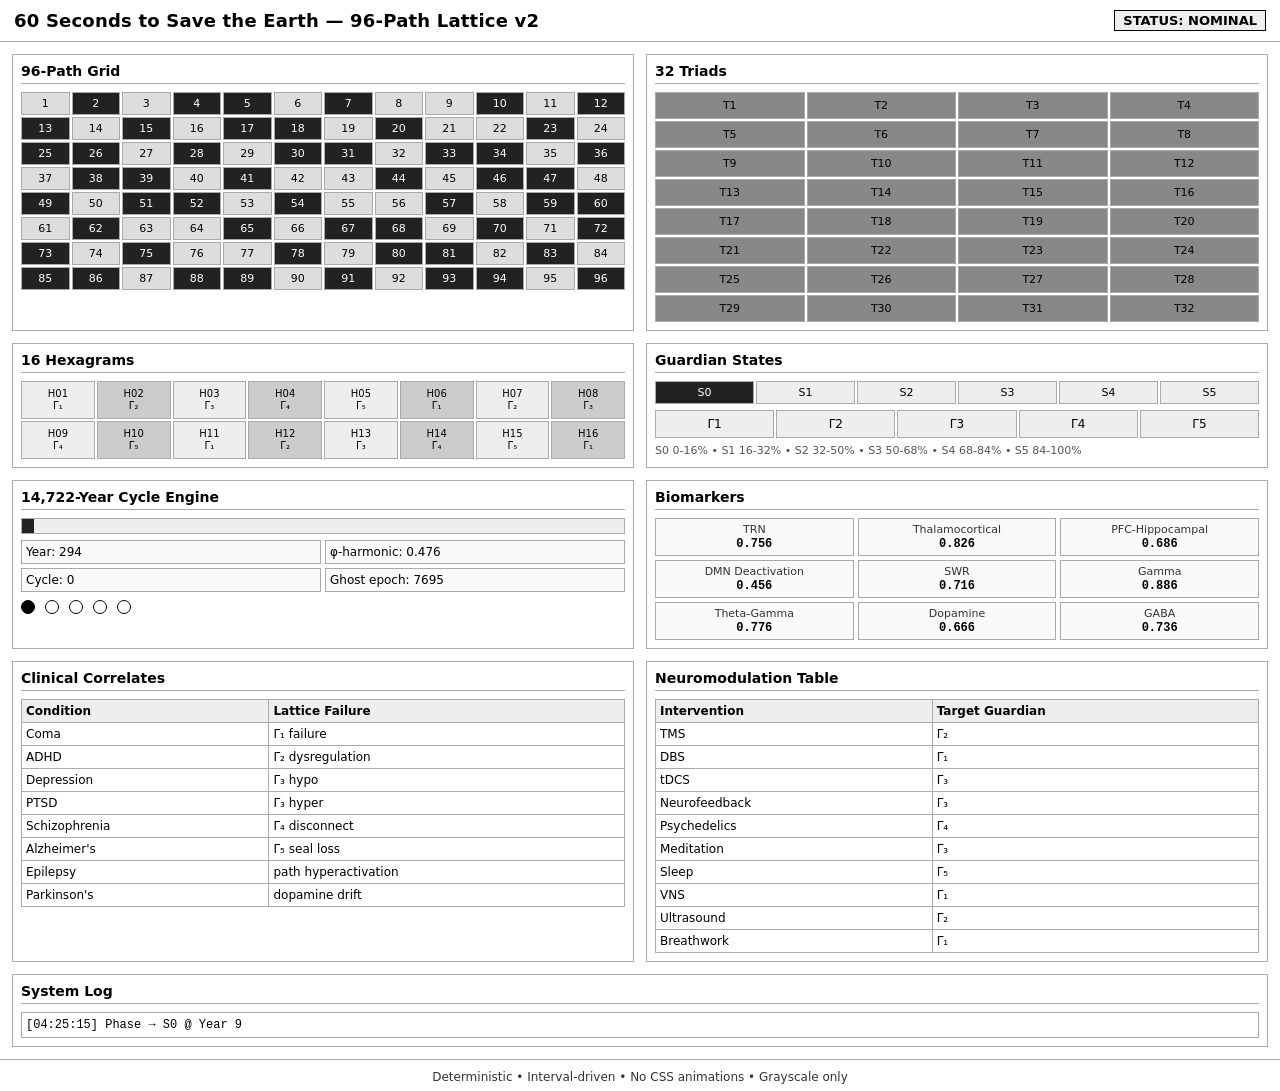
<file: 60_seconds_96path_14722_v2.html>
<!DOCTYPE html>
<html lang="en">
<head>
<meta charset="UTF-8">
<title>60 Seconds to Save the Earth — 96-Path Lattice v2</title>
<meta name="viewport" content="width=device-width, initial-scale=1">
<style>
html,body{margin:0;padding:0;background:#fff;color:#000;font-family:system-ui,-apple-system,Segoe UI,Roboto,Arial,sans-serif}
header{display:flex;justify-content:space-between;align-items:center;padding:10px 14px;border-bottom:1px solid #aaa;background:#fff}
header h1{margin:0;font-size:18px;font-weight:600;letter-spacing:0.2px}
.status{font-weight:700;font-size:13px;border:1px solid #000;padding:2px 8px;background:#eee}
main{padding:12px;display:grid;grid-template-columns:1fr 1fr;gap:12px}
@media (max-width:1024px){main{grid-template-columns:1fr}}
section{border:1px solid #aaa;padding:8px;background:#fff}
section h2{margin:0 0 8px 0;font-size:14px;font-weight:700;border-bottom:1px solid #aaa;padding-bottom:4px}
.grid-12{display:grid;grid-template-columns:repeat(12,1fr);gap:2px}
.grid-4{display:grid;grid-template-columns:repeat(4,1fr);gap:2px}
.grid-8{display:grid;grid-template-columns:repeat(8,1fr);gap:2px}
.cell{border:1px solid #aaa;text-align:center;font-size:11px;padding:4px 0;user-select:none}
.tri{border:1px solid #aaa;text-align:center;font-size:11px;padding:6px 2px}
.hex{border:1px solid #aaa;text-align:center;font-size:10px;padding:6px 2px;line-height:1.2}
.fsm{display:flex;gap:2px;margin-bottom:6px}
.fsm div{flex:1;border:1px solid #aaa;text-align:center;padding:4px;font-size:11px;background:#eee}
.fsm .active{background:#222;color:#fff}
.seals{display:flex;gap:2px}
.seal{flex:1;border:1px solid #aaa;text-align:center;padding:6px;font-size:12px;background:#eee}
.seal.filled{background:#222;color:#fff}
.bar-outer{border:1px solid #aaa;height:14px;background:#eee;position:relative}
.bar-inner{background:#222;height:100%;width:0}
.readouts{display:grid;grid-template-columns:repeat(2,1fr);gap:4px;font-size:12px;margin-top:6px}
.readouts div{border:1px solid #aaa;padding:4px;background:#fafafa}
.dots{display:flex;gap:10px;align-items:center;margin-top:8px}
.dot{width:12px;height:12px;border:1px solid #000;border-radius:50%;background:#fff}
.dot.active{background:#000}
.bio-grid{display:grid;grid-template-columns:repeat(3,1fr);gap:4px}
.bio{border:1px solid #aaa;padding:4px;text-align:center;font-size:12px;background:#fafafa}
.bio .name{display:block;font-size:11px;color:#333}
.bio .val{font-weight:700;font-family:ui-monospace,Consolas,monospace}
table{width:100%;border-collapse:collapse;font-size:12px}
th,td{border:1px solid #aaa;padding:4px;text-align:left}
th{background:#eee}
.log{font-family:ui-monospace,Consolas,monospace;font-size:12px;max-height:170px;overflow-y:auto;border:1px solid #aaa;padding:4px;background:#fff}
.log-entry{white-space:nowrap;padding:1px 0;border-bottom:1px dotted #ddd}
.log-entry:last-child{border-bottom:none}
footer{border-top:1px solid #aaa;padding:10px;text-align:center;font-size:12px;color:#333;background:#fff}
.small{font-size:11px;color:#555}
</style>
</head>
<body>
<header>
<h1>60 Seconds to Save the Earth — 96-Path Lattice v2</h1>
<div class="status">STATUS: NOMINAL</div>
</header>
<main>
<section id="panel-paths">
<h2>96-Path Grid</h2>
<div id="pathGrid" class="grid-12"></div>
</section>

<section id="panel-triads">
<h2>32 Triads</h2>
<div id="triadGrid" class="grid-4"></div>
</section>

<section id="panel-hex">
<h2>16 Hexagrams</h2>
<div id="hexGrid" class="grid-8"></div>
</section>

<section id="panel-guardian">
<h2>Guardian States</h2>
<div id="fsm" class="fsm"></div>
<div class="seals" id="seals"></div>
<div class="small" style="margin-top:6px">S0 0-16% • S1 16-32% • S2 32-50% • S3 50-68% • S4 68-84% • S5 84-100%</div>
</section>

<section id="panel-cycle">
<h2>14,722-Year Cycle Engine</h2>
<div class="bar-outer"><div id="cycleBar" class="bar-inner"></div></div>
<div class="readouts">
<div>Year: <span id="yearVal">0</span></div>
<div>φ-harmonic: <span id="phiVal">0.000</span></div>
<div>Cycle: <span id="cycleVal">0</span></div>
<div>Ghost epoch: <span id="ghostVal">0</span></div>
</div>
<div class="dots" id="phaseDots" title="Active Guardian"></div>
</section>

<section id="panel-bio">
<h2>Biomarkers</h2>
<div id="bioGrid" class="bio-grid"></div>
</section>

<section id="panel-clinical">
<h2>Clinical Correlates</h2>
<table>
<thead><tr><th>Condition</th><th>Lattice Failure</th></tr></thead>
<tbody>
<tr><td>Coma</td><td>Γ₁ failure</td></tr>
<tr><td>ADHD</td><td>Γ₂ dysregulation</td></tr>
<tr><td>Depression</td><td>Γ₃ hypo</td></tr>
<tr><td>PTSD</td><td>Γ₃ hyper</td></tr>
<tr><td>Schizophrenia</td><td>Γ₄ disconnect</td></tr>
<tr><td>Alzheimer's</td><td>Γ₅ seal loss</td></tr>
<tr><td>Epilepsy</td><td>path hyperactivation</td></tr>
<tr><td>Parkinson's</td><td>dopamine drift</td></tr>
</tbody>
</table>
</section>

<section id="panel-neuro">
<h2>Neuromodulation Table</h2>
<table>
<thead><tr><th>Intervention</th><th>Target Guardian</th></tr></thead>
<tbody>
<tr><td>TMS</td><td>Γ₂</td></tr>
<tr><td>DBS</td><td>Γ₁</td></tr>
<tr><td>tDCS</td><td>Γ₃</td></tr>
<tr><td>Neurofeedback</td><td>Γ₃</td></tr>
<tr><td>Psychedelics</td><td>Γ₄</td></tr>
<tr><td>Meditation</td><td>Γ₃</td></tr>
<tr><td>Sleep</td><td>Γ₅</td></tr>
<tr><td>VNS</td><td>Γ₁</td></tr>
<tr><td>Ultrasound</td><td>Γ₂</td></tr>
<tr><td>Breathwork</td><td>Γ₁</td></tr>
</tbody>
</table>
</section>

<section id="panel-log" style="grid-column:1 / -1">
<h2>System Log</h2>
<div id="log" class="log"></div>
</section>
</main>
<footer>Deterministic • Interval-driven • No CSS animations • Grayscale only</footer>

<script>
(function(){
const PHI = 1.61803398875;
const PATHS = 96;
const THRESH = 52/96;
const CYCLE_YEARS = 14722;
const INCREMENT = 40 / 4.075;

const pathGrid = document.getElementById('pathGrid');
const triadGrid = document.getElementById('triadGrid');
const hexGrid = document.getElementById('hexGrid');
const fsmEl = document.getElementById('fsm');
const sealsEl = document.getElementById('seals');
const cycleBar = document.getElementById('cycleBar');
const yearVal = document.getElementById('yearVal');
const phiVal = document.getElementById('phiVal');
const cycleVal = document.getElementById('cycleVal');
const ghostVal = document.getElementById('ghostVal');
const phaseDots = document.getElementById('phaseDots');
const bioGrid = document.getElementById('bioGrid');
const logEl = document.getElementById('log');

const pathActive = new Array(PATHS+1);
for(let i=1;i<=PATHS;i++){
  const active = ((i * PHI) % 1) < THRESH;
  pathActive[i]=active;
  const d=document.createElement('div');
  d.className='cell';
  d.textContent=i;
  d.title=`Path ${i} — ${active?'active':'standby'}`;
  d.style.background = active ? '#222' : '#ddd';
  d.style.color = active ? '#fff' : '#000';
  pathGrid.appendChild(d);
}

for(let t=1;t<=32;t++){
  const a=(t-1)*3+1, b=a+1, c=a+2;
  const cnt = (pathActive[a]?1:0)+(pathActive[b]?1:0)+(pathActive[c]?1:0);
  const d=document.createElement('div');
  d.className='tri';
  d.textContent='T'+t;
  d.title=`Paths ${a},${b},${c} — ${cnt} active`;
  if(cnt===3){d.style.background='#bbb';d.style.color='#000';}
  else if(cnt===0){d.style.background='#444';d.style.color='#fff';}
  else{d.style.background='#888';d.style.color='#000';}
  triadGrid.appendChild(d);
}

const guardians = [
  {code:'Γ₁',name:'Warden'},
  {code:'Γ₂',name:'Arbiter'},
  {code:'Γ₃',name:'Keeper'},
  {code:'Γ₄',name:'Sentinel'},
  {code:'Γ₅',name:'Sealer'}
];
for(let h=1;h<=16;h++){
  const g = guardians[(h-1)%5];
  const d=document.createElement('div');
  d.className='hex';
  d.title=`H${String(h).padStart(2,'0')} → ${g.code} ${g.name}`;
  d.innerHTML = `H${String(h).padStart(2,'0')}<br>${g.code}`;
  d.style.background = (h%2===0)?'#ccc':'#eee';
  hexGrid.appendChild(d);
}

const fsmStates=[];
for(let s=0;s<=5;s++){
  const d=document.createElement('div');
  d.textContent='S'+s;
  fsmEl.appendChild(d);
  fsmStates.push(d);
}
const sealEls=[];
for(let n=1;n<=5;n++){
  const d=document.createElement('div');
  d.className='seal';
  d.textContent='Γ'+n;
  sealsEl.appendChild(d);
  sealEls.push(d);
}
for(let i=0;i<5;i++){
  const dot=document.createElement('div');
  dot.className='dot';
  dot.title=guardians[i].code+' '+guardians[i].name;
  phaseDots.appendChild(dot);
}

const biomarkers = [
  {name:'TRN',base:0.75},
  {name:'Thalamocortical',base:0.82},
  {name:'PFC-Hippocampal',base:0.68},
  {name:'DMN Deactivation',base:0.45},
  {name:'SWR',base:0.71},
  {name:'Gamma',base:0.88},
  {name:'Theta-Gamma',base:0.77},
  {name:'Dopamine',base:0.66},
  {name:'GABA',base:0.73}
];
const bioValEls=[];
biomarkers.forEach(b=>{
  const d=document.createElement('div');
  d.className='bio';
  d.innerHTML=`<span class="name">${b.name}</span><span class="val">0.000</span>`;
  bioGrid.appendChild(d);
  bioValEls.push(d.querySelector('.val'));
});

let progress=0;
let cycle=0;
let prevYear=0;
let prevState=-1;
let prevMilestone=Math.floor(prevYear/1000);

function log(msg){
  const time=new Date().toTimeString().slice(0,8);
  const entry=document.createElement('div');
  entry.className='log-entry';
  entry.textContent=`[${time}] ${msg}`;
  logEl.insertBefore(entry, logEl.firstChild);
  while(logEl.children.length>12){logEl.removeChild(logEl.lastChild);}
}

function getState(pct){
  if(pct<0.16) return 0;
  if(pct<0.32) return 1;
  if(pct<0.50) return 2;
  if(pct<0.68) return 3;
  if(pct<0.84) return 4;
  return 5;
}

function tick(){
  progress += INCREMENT;
  if(progress >= CYCLE_YEARS){
    progress = progress - CYCLE_YEARS;
    cycle++;
  }
  const year = Math.floor(progress);
  const pct = progress / CYCLE_YEARS;

  cycleBar.style.width = (pct*100).toFixed(3)+'%';
  yearVal.textContent = year;
  phiVal.textContent = ((progress * PHI) % 1).toFixed(3);
  cycleVal.textContent = cycle;
  const ghost = (year - 7321 + CYCLE_YEARS) % CYCLE_YEARS;
  ghostVal.textContent = ghost;

  const state = getState(pct);
  fsmStates.forEach((el,i)=>{el.classList.toggle('active', i===state);});
  if(state !== prevState){
    log(`Phase → S${state} @ Year ${year}`);
    prevState = state;
  }

  sealEls.forEach((el,i)=>{
    const n=i+1;
    el.classList.toggle('filled', pct >= n*0.20);
  });

  const activeIdx = Math.min(4, Math.floor(pct*5));
  Array.from(phaseDots.children).forEach((dot,i)=>{
    dot.classList.toggle('active', i===activeIdx);
  });

  const sin = Math.sin(2*Math.PI*pct);
  for(let i=0;i<biomarkers.length;i++){
    let v = biomarkers[i].base + 0.05 * sin;
    if(v<0) v=0; if(v>1) v=1;
    bioValEls[i].textContent = v.toFixed(3);
  }

  const curMilestone = Math.floor(year/1000);
  if(curMilestone !== prevMilestone){
    if(curMilestone>0 && year!==0){
      log(`Millennium ${curMilestone}k reached`);
    }
    prevMilestone = curMilestone;
  }
  prevYear = year;
}

tick();
setInterval(tick, 40);
})();
</script>
</body>
</html>
</file>
